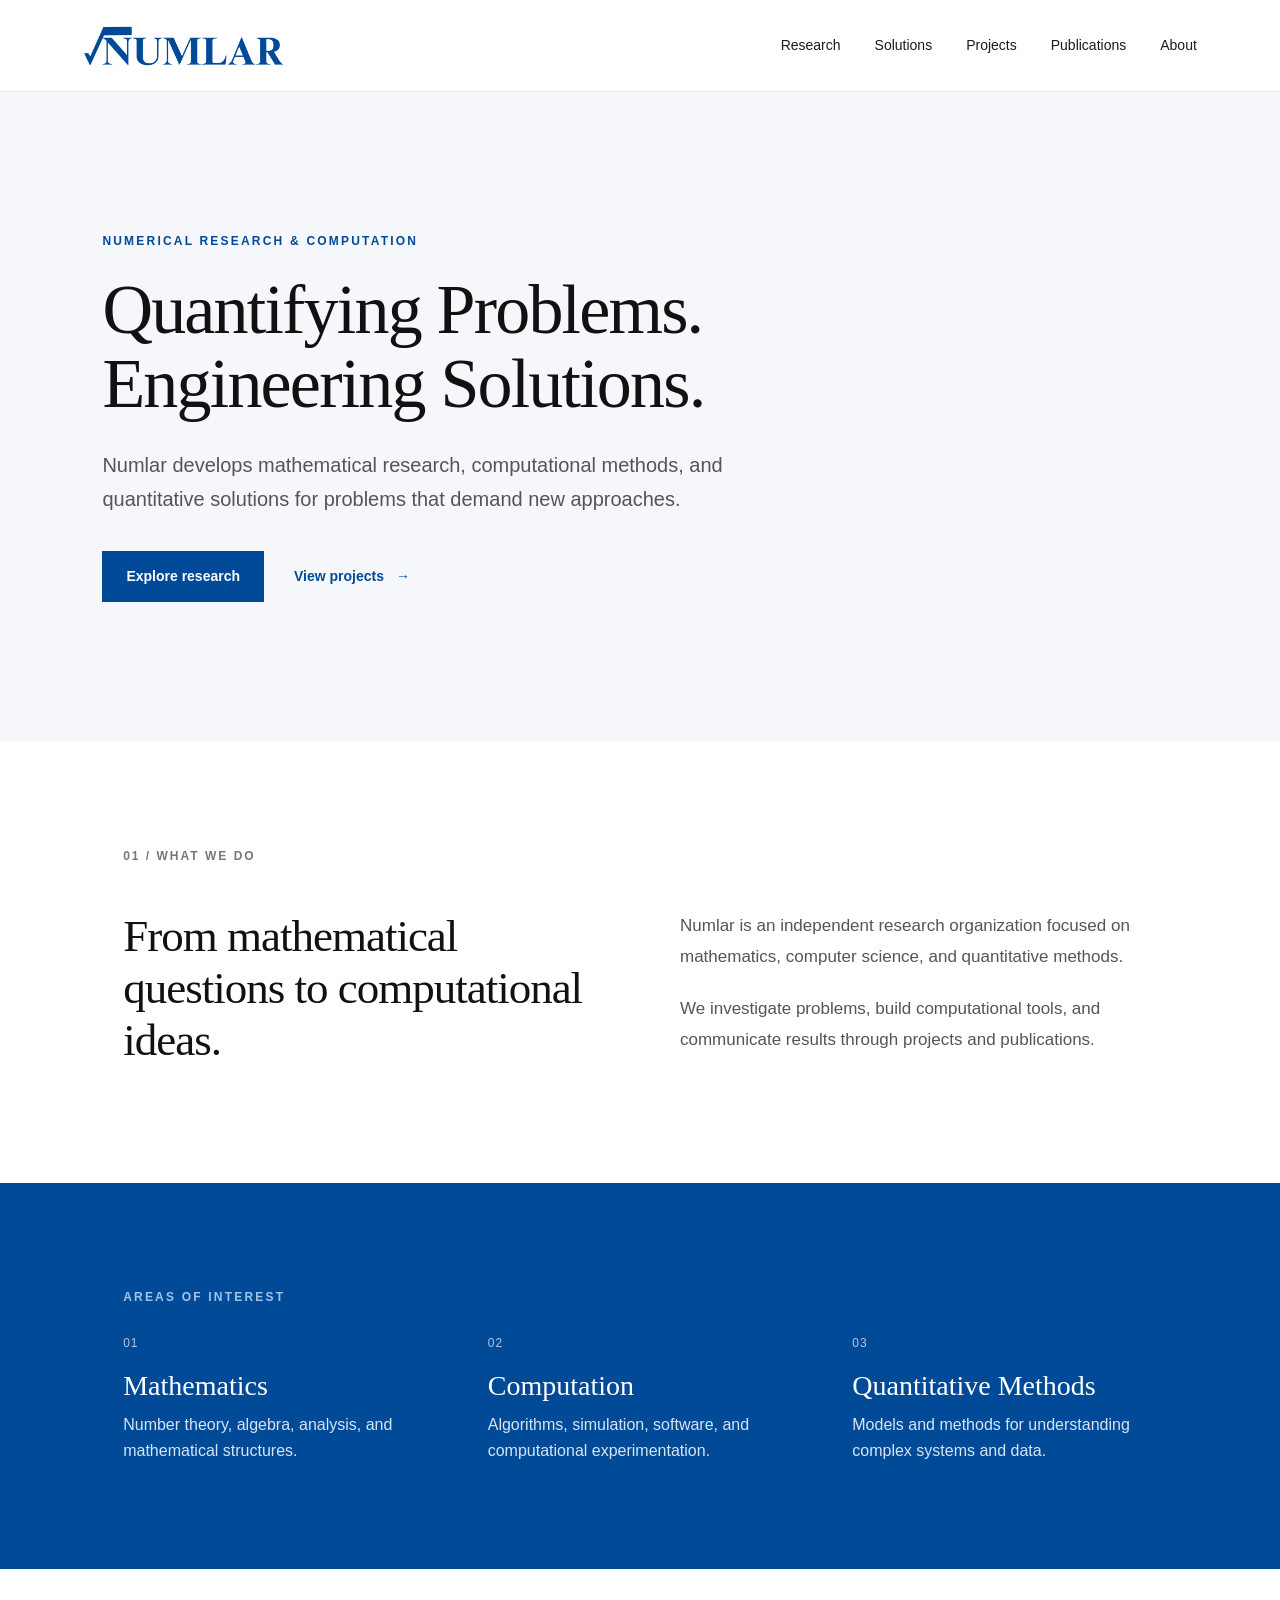
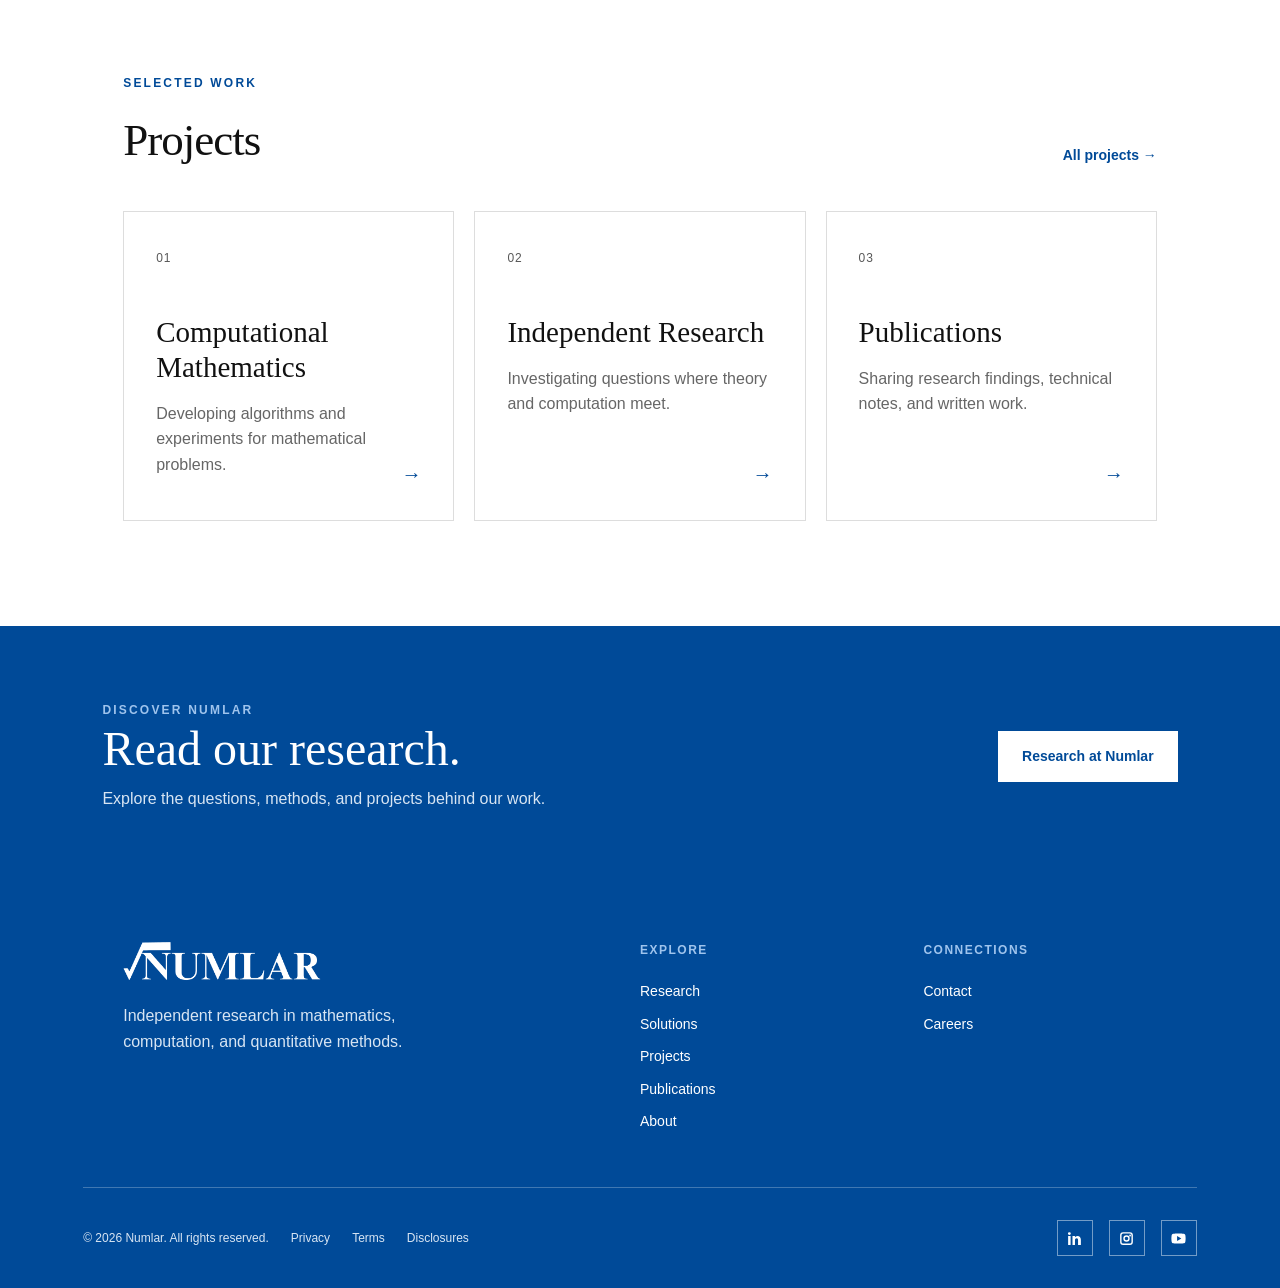
<file: index.html>
<!DOCTYPE html>
<html lang="en">
<head>
    <meta charset="UTF-8">
    <meta name="viewport" content="width=device-width, initial-scale=1.0">
    <meta name="description" content="Numlar — independent research in mathematics, computation, and quantitative methods.">
    <title>Numlar | Algorithmic Optimization & Logistics</title>

    <!-- The Site Name Signals for Google Search -->
    <meta property="og:site_name" content="Numlar">
    <script type="application/ld+json">
    {
      "@context": "https://schema.org",
      "@type": "WebSite",
      "name": "Numlar",
      "url": "https://numlar.org"
    }
    </script>

    <link rel="icon" href="/images/icon.svg" type="image/svg+xml">
    <link rel="apple-touch-icon" href="/images/apple-touch-icon.png">
    <link rel="icon" href="/images/favicon.ico" sizes="32x32">
    
    <link rel="stylesheet" href="styles.css">
</head>
<body>
    
 <header class="site-header">
        <a href="index.html" class="header-logo">
            <img src="images/logo1.png" alt="Numlar">
        </a>

        <nav class="main-nav" aria-label="Main navigation">
            <a href="research.html">Research</a>
            <a href="solutions.html">Solutions</a>
            <a href="projects.html">Projects</a>
            <a href="publications.html">Publications</a>
            <a href="about.html">About</a>
        </nav>
    </header>
    
    <main>
        <!-- Hero Section -->
        <section class="hero">
            <div class="hero-inner">
                <p class="eyebrow">NUMERICAL RESEARCH & COMPUTATION</p>
                <h1>Quantifying Problems. Engineering Solutions.</h1>
                <p class="hero-lead">Numlar develops mathematical research, computational methods, and quantitative solutions for problems that demand new approaches.</p>
                <div class="hero-actions">
                    <a class="button" href="research.html">Explore research</a>
                    <a class="text-link" href="projects.html">View projects <span>→</span></a>
                </div>
            </div>
        </section>

        <!-- Intro Section -->
        <section class="intro section">
            <div class="section-label">01 / WHAT WE DO</div>
            <div class="intro-grid">
                <h2>From mathematical questions to computational ideas.</h2>
                <div>
                    <p>Numlar is an independent research organization focused on mathematics, computer science, and quantitative methods.</p>
                    <p>We investigate problems, build computational tools, and communicate results through projects and publications.</p>
                </div>
            </div>
        </section>

        <!-- Areas of Interest -->
        <section class="dark-band">
            <div class="section narrow">
                <p class="eyebrow light">AREAS OF INTEREST</p>
                <div class="area-grid">
                    <div>
                        <span>01</span>
                        <h3>Mathematics</h3>
                        <p>Number theory, algebra, analysis, and mathematical structures.</p>
                    </div>
                    <div>
                        <span>02</span>
                        <h3>Computation</h3>
                        <p>Algorithms, simulation, software, and computational experimentation.</p>
                    </div>
                    <div>
                        <span>03</span>
                        <h3>Quantitative Methods</h3>
                        <p>Models and methods for understanding complex systems and data.</p>
                    </div>
                </div>
            </div>
        </section>

        <!-- Selected Work / Projects -->
        <section class="section">
            <div class="section-heading">
                <div>
                    <p class="eyebrow">SELECTED WORK</p>
                    <h2>Projects</h2>
                </div>
                <a class="text-link" href="projects.html">All projects →</a>
            </div>
            <div class="card-grid">
                <a class="research-card" href="projects.html">
                    <span class="card-number">01</span>
                    <h3>Computational Mathematics</h3>
                    <p>Developing algorithms and experiments for mathematical problems.</p>
                    <span class="card-arrow">→</span>
                </a>
                <a class="research-card" href="research.html">
                    <span class="card-number">02</span>
                    <h3>Independent Research</h3>
                    <p>Investigating questions where theory and computation meet.</p>
                    <span class="card-arrow">→</span>
                </a>
                <a class="research-card" href="publications.html">
                    <span class="card-number">03</span>
                    <h3>Publications</h3>
                    <p>Sharing research findings, technical notes, and written work.</p>
                    <span class="card-arrow">→</span>
                </a>
            </div>
        </section>

        <!-- CTA Section -->
        <section class="cta">
            <div>
                <p class="eyebrow light">DISCOVER NUMLAR</p>
                <h2>Read our research.</h2>
                <p>Explore the questions, methods, and projects behind our work.</p>
            </div>
            <a class="button button-light" href="research.html">Research at Numlar</a>
        </section>
    </main>

    <!-- Footer -->
    <footer class="site-footer">
        <div class="footer-top">
            <div class="footer-brand">
                <a href="index.html" class="footer-logo"><img src="images/logo2.png" alt="Numlar"></a>
                <p>Independent research in mathematics, computation, and quantitative methods.</p>
            </div>
            <div class="footer-column">
                <h3>Explore</h3>
                <a href="research.html">Research</a>
                <a href="solutions.html">Solutions</a>
                <a href="projects.html">Projects</a>
                <a href="publications.html">Publications</a>
                <a href="about.html">About</a>
            </div>
            <div class="footer-column">
                <h3>Connections</h3>
                <a href="#">Contact</a>
                <a href="#">Careers</a>
            </div>
        </div>
        
        <div class="footer-divider"></div>
        
        <div class="footer-bottom">
            <div class="footer-legal">
                <span>© 2026 Numlar. All rights reserved.</span>
                <a href="#">Privacy</a>
                <a href="#">Terms</a>
                <a href="#">Disclosures</a>
            </div>
            <div class="social-links" aria-label="Social media">
                <a href="https://www.linkedin.com/company/numlar" target="_blank" rel="noopener noreferrer" aria-label="LinkedIn">
                    <svg viewBox="0 0 24 24" aria-hidden="true"><path d="M6.5 8.5H3V21h3.5V8.5ZM4.75 3A2.05 2.05 0 1 0 4.75 7.1 2.05 2.05 0 0 0 4.75 3ZM21 13.9c0-3.76-2-5.51-4.68-5.51-2.15 0-3.11 1.18-3.65 2.01V8.5H9.17V21h3.5v-6.19c0-1.63.31-3.21 2.33-3.21 1.99 0 2.02 1.87 2.02 3.31V21H21v-7.1Z"/></svg>
                </a>
                <a href="#" aria-label="Instagram">
                    <svg viewBox="0 0 24 24" aria-hidden="true"><path d="M7.2 3h9.6A4.2 4.2 0 0 1 21 7.2v9.6a4.2 4.2 0 0 1-4.2 4.2H7.2A4.2 4.2 0 0 1 3 16.8V7.2A4.2 4.2 0 0 1 7.2 3Zm0 2A2.2 2.2 0 0 0 5 7.2v9.6A2.2 2.2 0 0 0 7.2 19h9.6a2.2 2.2 0 0 0 2.2-2.2V7.2A2.2 2.2 0 0 0 16.8 5H7.2Zm9.85 1.5a1.25 1.25 0 1 1 0 2.5 1.25 1.25 0 0 1 0-2.5ZM12 7.5A4.5 4.5 0 1 1 7.5 12 4.5 4.5 0 0 1 12 7.5Zm0 2A2.5 2.5 0 1 0 14.5 12 2.5 2.5 0 0 0 12 9.5Z"/></svg>
                </a>
                <a href="#" aria-label="YouTube">
                    <svg viewBox="0 0 24 24" aria-hidden="true"><path d="M21.6 7.2a2.75 2.75 0 0 0-1.94-1.95C17.95 4.8 12 4.8 12 4.8s-5.95 0-7.66.45A2.75 2.75 0 0 0 2.4 7.2 28.5 28.5 0 0 0 1.95 12c0 1.64.16 3.29.45 4.8a2.75 2.75 0 0 0 1.94 1.95c1.71.45 7.66.45 7.66.45s5.95 0 7.66-.45a2.75 2.75 0 0 0 1.94-1.95c.29-1.51.45-3.16.45-4.8s-.16-3.29-.45-4.8ZM10 15.6V8.4l6 3.6-6 3.6Z"/></svg>
                </a>
            </div>
        </div>
    </footer>

    <script src="script.js"></script>
</body>
</html>
</file>
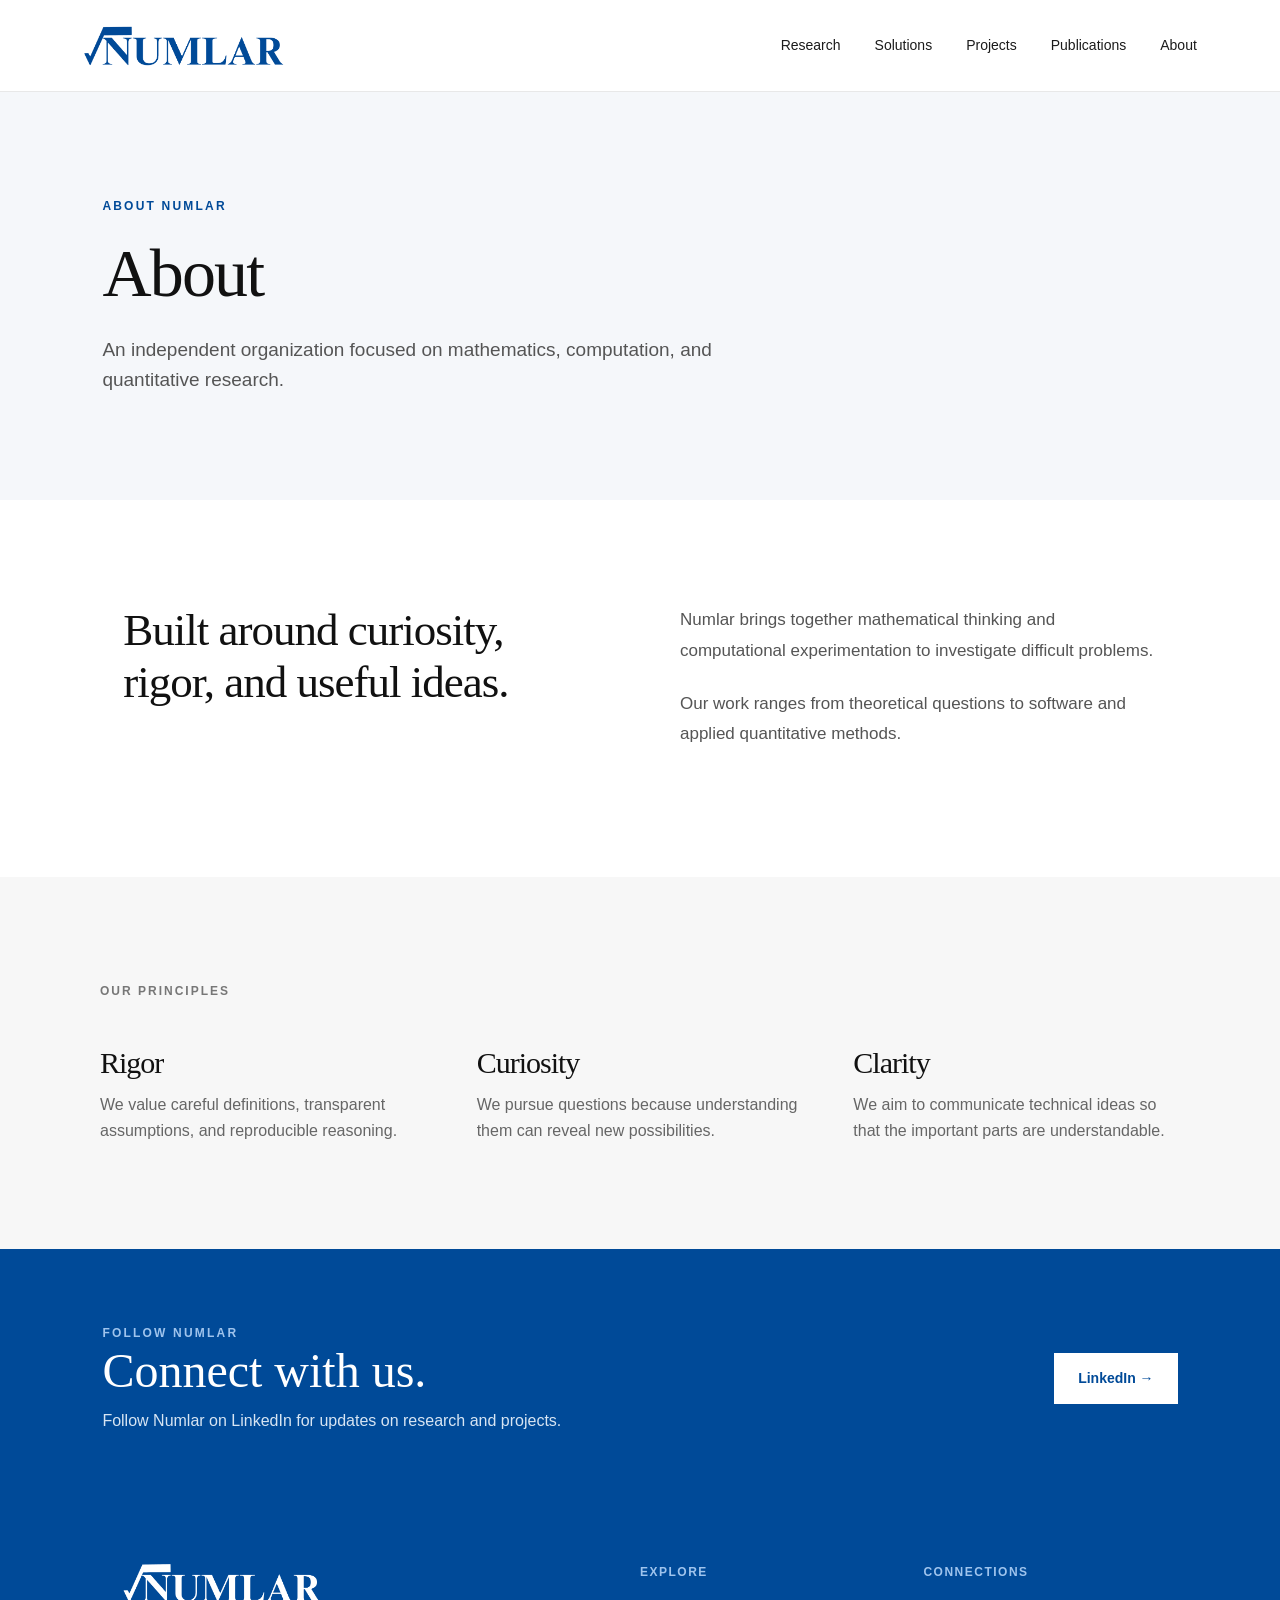
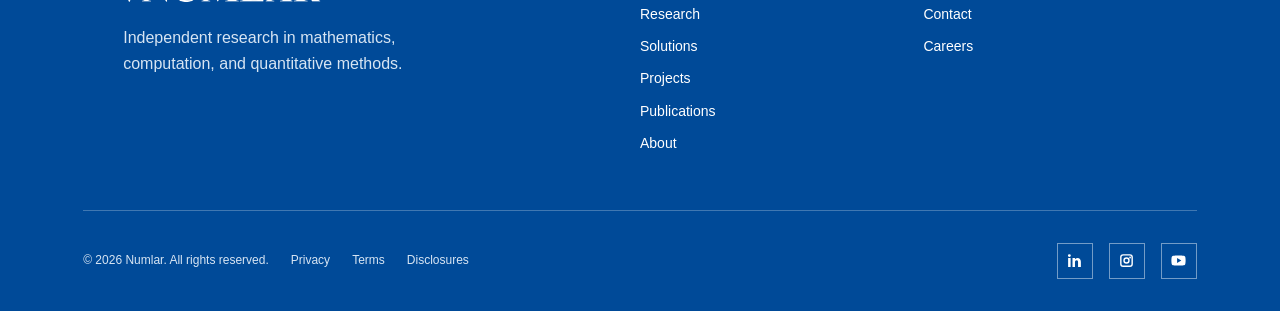
<file: about.html>
<!DOCTYPE html><html lang="en"><head><meta charset="UTF-8"><meta name="viewport" content="width=device-width, initial-scale=1.0"><meta name="description" content="Numlar — independent research in mathematics, computation, and quantitative methods."><title>About | Numlar</title><link rel="icon" type="image/png" href="images/favicon.png"><link rel="stylesheet" href="styles.css"></head><body><header class="site-header"><a href="index.html" class="header-logo"><img src="images/logo1.png" alt="Numlar"></a><nav class="main-nav" aria-label="Main navigation">
    <a href="research.html">Research</a>
    <a href="solutions.html">Solutions</a>
    <a href="projects.html">Projects</a>
    <a href="publications.html">Publications</a>
    <a href="about.html">About</a>
</nav></header><main><section class="page-hero"><div><p class="eyebrow">ABOUT NUMLAR</p><h1>About</h1><p>An independent organization focused on mathematics, computation, and quantitative research.</p></div></section><section class="section"><div class="intro-grid"><h2>Built around curiosity, rigor, and useful ideas.</h2><div><p>Numlar brings together mathematical thinking and computational experimentation to investigate difficult problems.</p><p>Our work ranges from theoretical questions to software and applied quantitative methods.</p></div></div></section><section class="section section-gray"><div class="section-label">OUR PRINCIPLES</div><div class="principle-grid"><div><h2>Rigor</h2><p>We value careful definitions, transparent assumptions, and reproducible reasoning.</p></div><div><h2>Curiosity</h2><p>We pursue questions because understanding them can reveal new possibilities.</p></div><div><h2>Clarity</h2><p>We aim to communicate technical ideas so that the important parts are understandable.</p></div></div></section><section class="cta"><div><p class="eyebrow light">FOLLOW NUMLAR</p><h2>Connect with us.</h2><p>Follow Numlar on LinkedIn for updates on research and projects.</p></div><a class="button button-light" href="https://www.linkedin.com/company/numlar" target="_blank" rel="noopener noreferrer">LinkedIn →</a></section></main><footer class="site-footer">
  <div class="footer-top">
    <div class="footer-brand">
      <a href="index.html" class="footer-logo"><img src="images/logo2.png" alt="Numlar"></a>
      <p>Independent research in mathematics, computation, and quantitative methods.</p>
    </div>
    <div class="footer-column"><h3>Explore</h3><a href="research.html">Research</a><a href="solutions.html">Solutions</a><a href="projects.html">Projects</a><a href="publications.html">Publications</a><a href="about.html">About</a></div>
    <div class="footer-column"><h3>Connections</h3><a href="#">Contact</a><a href="#">Careers</a></div>
  </div>
  <div class="footer-divider"></div>
  <div class="footer-bottom">
    <div class="footer-legal"><span>© 2026 Numlar. All rights reserved.</span><a href="#">Privacy</a><a href="#">Terms</a><a href="#">Disclosures</a></div>
    <div class="social-links" aria-label="Social media">
      <a href="https://www.linkedin.com/company/numlar" target="_blank" rel="noopener noreferrer" aria-label="LinkedIn"><svg viewBox="0 0 24 24" aria-hidden="true"><path d="M6.5 8.5H3V21h3.5V8.5ZM4.75 3A2.05 2.05 0 1 0 4.75 7.1 2.05 2.05 0 0 0 4.75 3ZM21 13.9c0-3.76-2-5.51-4.68-5.51-2.15 0-3.11 1.18-3.65 2.01V8.5H9.17V21h3.5v-6.19c0-1.63.31-3.21 2.33-3.21 1.99 0 2.02 1.87 2.02 3.31V21H21v-7.1Z"/></svg></a>
      <a href="#" aria-label="Instagram"><svg viewBox="0 0 24 24" aria-hidden="true"><path d="M7.2 3h9.6A4.2 4.2 0 0 1 21 7.2v9.6a4.2 4.2 0 0 1-4.2 4.2H7.2A4.2 4.2 0 0 1 3 16.8V7.2A4.2 4.2 0 0 1 7.2 3Zm0 2A2.2 2.2 0 0 0 5 7.2v9.6A2.2 2.2 0 0 0 7.2 19h9.6a2.2 2.2 0 0 0 2.2-2.2V7.2A2.2 2.2 0 0 0 16.8 5H7.2Zm9.85 1.5a1.25 1.25 0 1 1 0 2.5 1.25 1.25 0 0 1 0-2.5ZM12 7.5A4.5 4.5 0 1 1 7.5 12 4.5 4.5 0 0 1 12 7.5Zm0 2A2.5 2.5 0 1 0 14.5 12 2.5 2.5 0 0 0 12 9.5Z"/></svg></a>
      <a href="#" aria-label="YouTube"><svg viewBox="0 0 24 24" aria-hidden="true"><path d="M21.6 7.2a2.75 2.75 0 0 0-1.94-1.95C17.95 4.8 12 4.8 12 4.8s-5.95 0-7.66.45A2.75 2.75 0 0 0 2.4 7.2 28.5 28.5 0 0 0 1.95 12c0 1.64.16 3.29.45 4.8a2.75 2.75 0 0 0 1.94 1.95c1.71.45 7.66.45 7.66.45s5.95 0 7.66-.45a2.75 2.75 0 0 0 1.94-1.95c.29-1.51.45-3.16.45-4.8s-.16-3.29-.45-4.8ZM10 15.6V8.4l6 3.6-6 3.6Z"/></svg></a>
    </div>
  </div>
</footer><script src="script.js"></script></body></html>
</file>
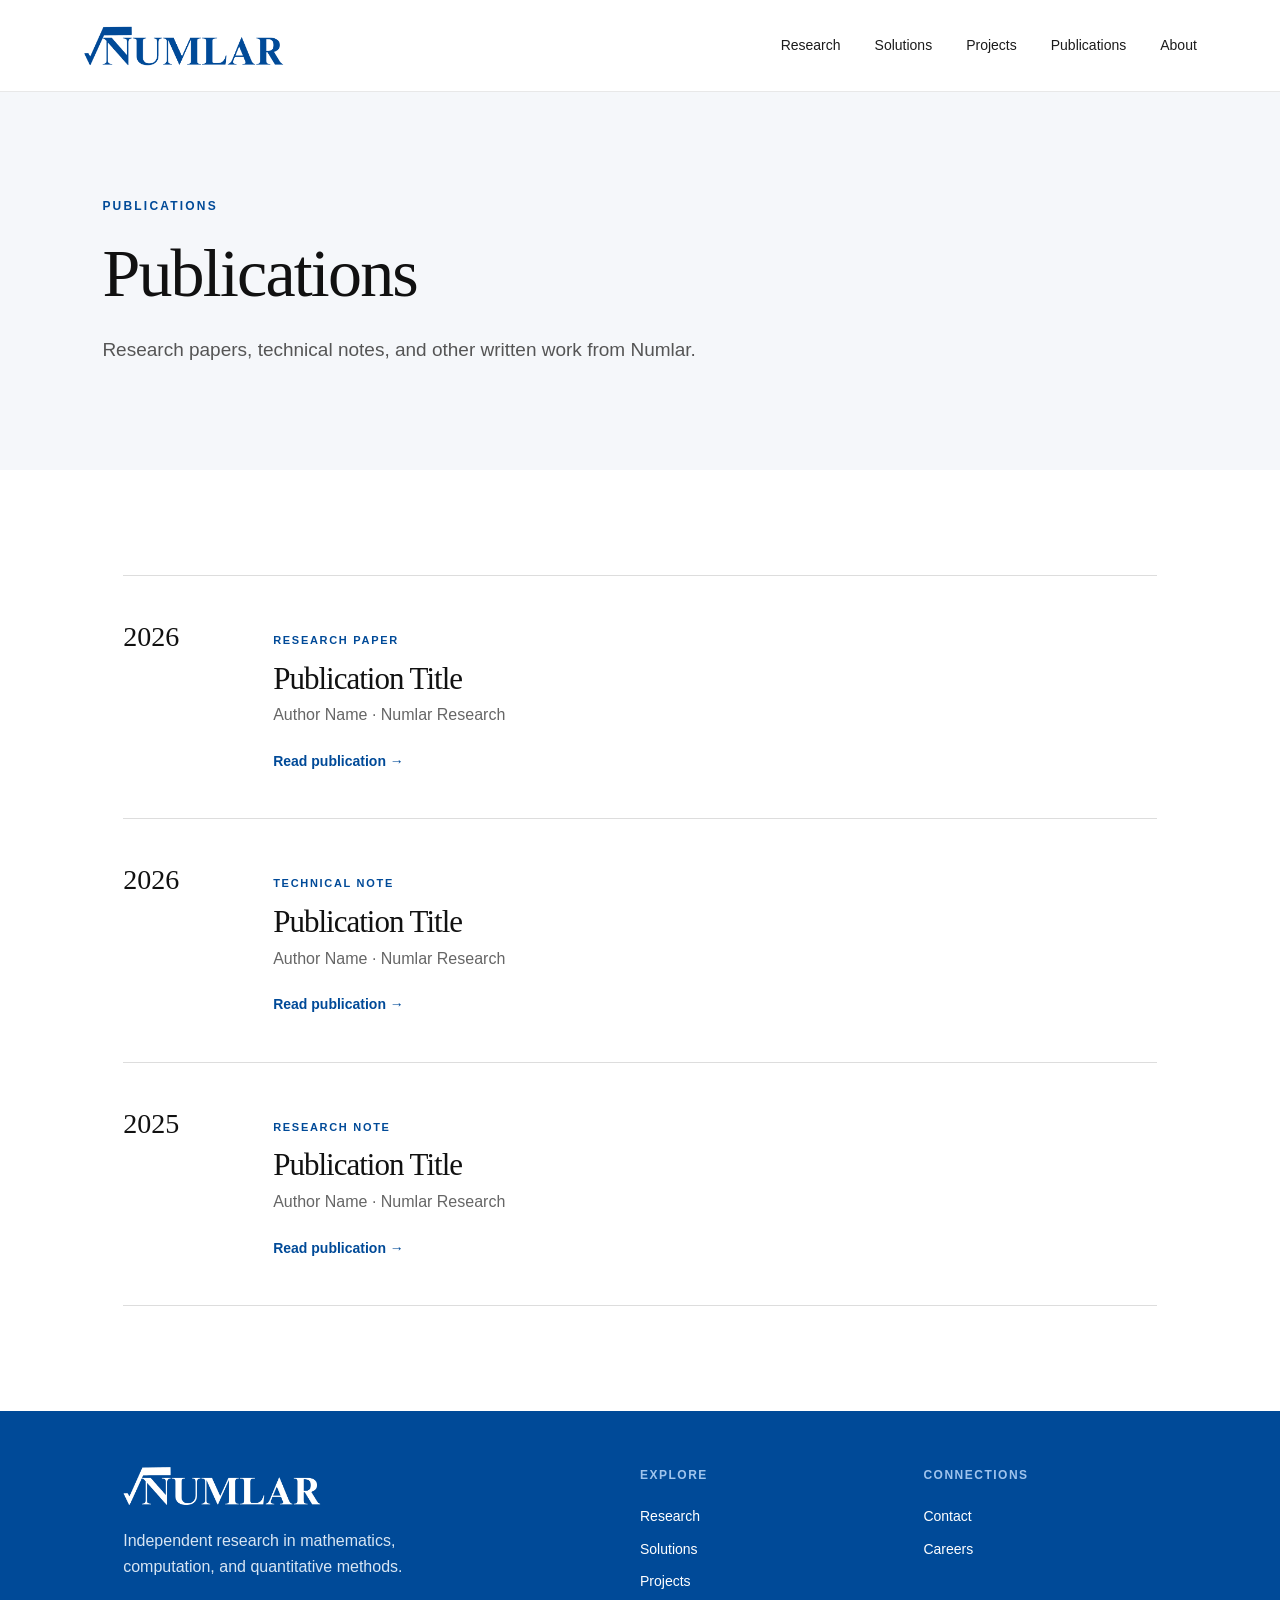
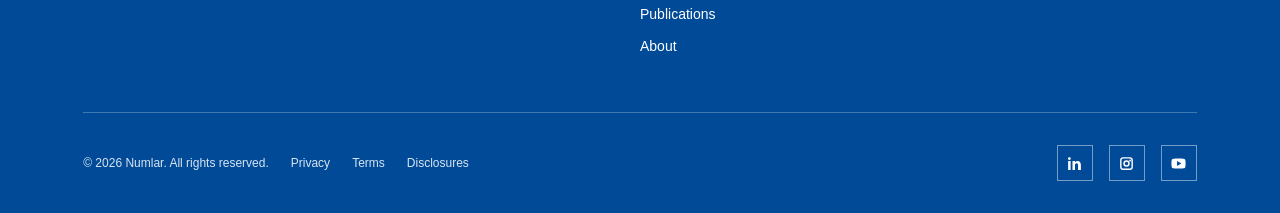
<file: publications.html>
<!DOCTYPE html><html lang="en"><head><meta charset="UTF-8"><meta name="viewport" content="width=device-width, initial-scale=1.0"><meta name="description" content="Numlar — independent research in mathematics, computation, and quantitative methods."><title>Publications | Numlar</title><link rel="icon" type="image/png" href="images/favicon.png"><link rel="stylesheet" href="styles.css"></head><body><header class="site-header"><a href="index.html" class="header-logo"><img src="images/logo1.png" alt="Numlar"></a><nav class="main-nav" aria-label="Main navigation">
    <a href="research.html">Research</a>
    <a href="solutions.html">Solutions</a>
    <a href="projects.html">Projects</a>
    <a href="publications.html">Publications</a>
    <a href="about.html">About</a>
</nav></header><main><section class="page-hero"><div><p class="eyebrow">PUBLICATIONS</p><h1>Publications</h1><p>Research papers, technical notes, and other written work from Numlar.</p></div></section><section class="section"><div class="publication-list"><article><div class="publication-year">2026</div><div><p class="publication-type">RESEARCH PAPER</p><h2>Publication Title</h2><p>Author Name · Numlar Research</p><a class="text-link" href="#">Read publication →</a></div></article><article><div class="publication-year">2026</div><div><p class="publication-type">TECHNICAL NOTE</p><h2>Publication Title</h2><p>Author Name · Numlar Research</p><a class="text-link" href="#">Read publication →</a></div></article><article><div class="publication-year">2025</div><div><p class="publication-type">RESEARCH NOTE</p><h2>Publication Title</h2><p>Author Name · Numlar Research</p><a class="text-link" href="#">Read publication →</a></div></article></div></section></main><footer class="site-footer">
  <div class="footer-top">
    <div class="footer-brand">
      <a href="index.html" class="footer-logo"><img src="images/logo2.png" alt="Numlar"></a>
      <p>Independent research in mathematics, computation, and quantitative methods.</p>
    </div>
    <div class="footer-column"><h3>Explore</h3><a href="research.html">Research</a><a href="solutions.html">Solutions</a><a href="projects.html">Projects</a><a href="publications.html">Publications</a><a href="about.html">About</a></div>
    <div class="footer-column"><h3>Connections</h3><a href="#">Contact</a><a href="#">Careers</a></div>
  </div>
  <div class="footer-divider"></div>
  <div class="footer-bottom">
    <div class="footer-legal"><span>© 2026 Numlar. All rights reserved.</span><a href="#">Privacy</a><a href="#">Terms</a><a href="#">Disclosures</a></div>
    <div class="social-links" aria-label="Social media">
      <a href="https://www.linkedin.com/company/numlar" target="_blank" rel="noopener noreferrer" aria-label="LinkedIn"><svg viewBox="0 0 24 24" aria-hidden="true"><path d="M6.5 8.5H3V21h3.5V8.5ZM4.75 3A2.05 2.05 0 1 0 4.75 7.1 2.05 2.05 0 0 0 4.75 3ZM21 13.9c0-3.76-2-5.51-4.68-5.51-2.15 0-3.11 1.18-3.65 2.01V8.5H9.17V21h3.5v-6.19c0-1.63.31-3.21 2.33-3.21 1.99 0 2.02 1.87 2.02 3.31V21H21v-7.1Z"/></svg></a>
      <a href="#" aria-label="Instagram"><svg viewBox="0 0 24 24" aria-hidden="true"><path d="M7.2 3h9.6A4.2 4.2 0 0 1 21 7.2v9.6a4.2 4.2 0 0 1-4.2 4.2H7.2A4.2 4.2 0 0 1 3 16.8V7.2A4.2 4.2 0 0 1 7.2 3Zm0 2A2.2 2.2 0 0 0 5 7.2v9.6A2.2 2.2 0 0 0 7.2 19h9.6a2.2 2.2 0 0 0 2.2-2.2V7.2A2.2 2.2 0 0 0 16.8 5H7.2Zm9.85 1.5a1.25 1.25 0 1 1 0 2.5 1.25 1.25 0 0 1 0-2.5ZM12 7.5A4.5 4.5 0 1 1 7.5 12 4.5 4.5 0 0 1 12 7.5Zm0 2A2.5 2.5 0 1 0 14.5 12 2.5 2.5 0 0 0 12 9.5Z"/></svg></a>
      <a href="#" aria-label="YouTube"><svg viewBox="0 0 24 24" aria-hidden="true"><path d="M21.6 7.2a2.75 2.75 0 0 0-1.94-1.95C17.95 4.8 12 4.8 12 4.8s-5.95 0-7.66.45A2.75 2.75 0 0 0 2.4 7.2 28.5 28.5 0 0 0 1.95 12c0 1.64.16 3.29.45 4.8a2.75 2.75 0 0 0 1.94 1.95c1.71.45 7.66.45 7.66.45s5.95 0 7.66-.45a2.75 2.75 0 0 0 1.94-1.95c.29-1.51.45-3.16.45-4.8s-.16-3.29-.45-4.8ZM10 15.6V8.4l6 3.6-6 3.6Z"/></svg></a>
    </div>
  </div>
</footer><script src="script.js"></script></body></html>
</file>
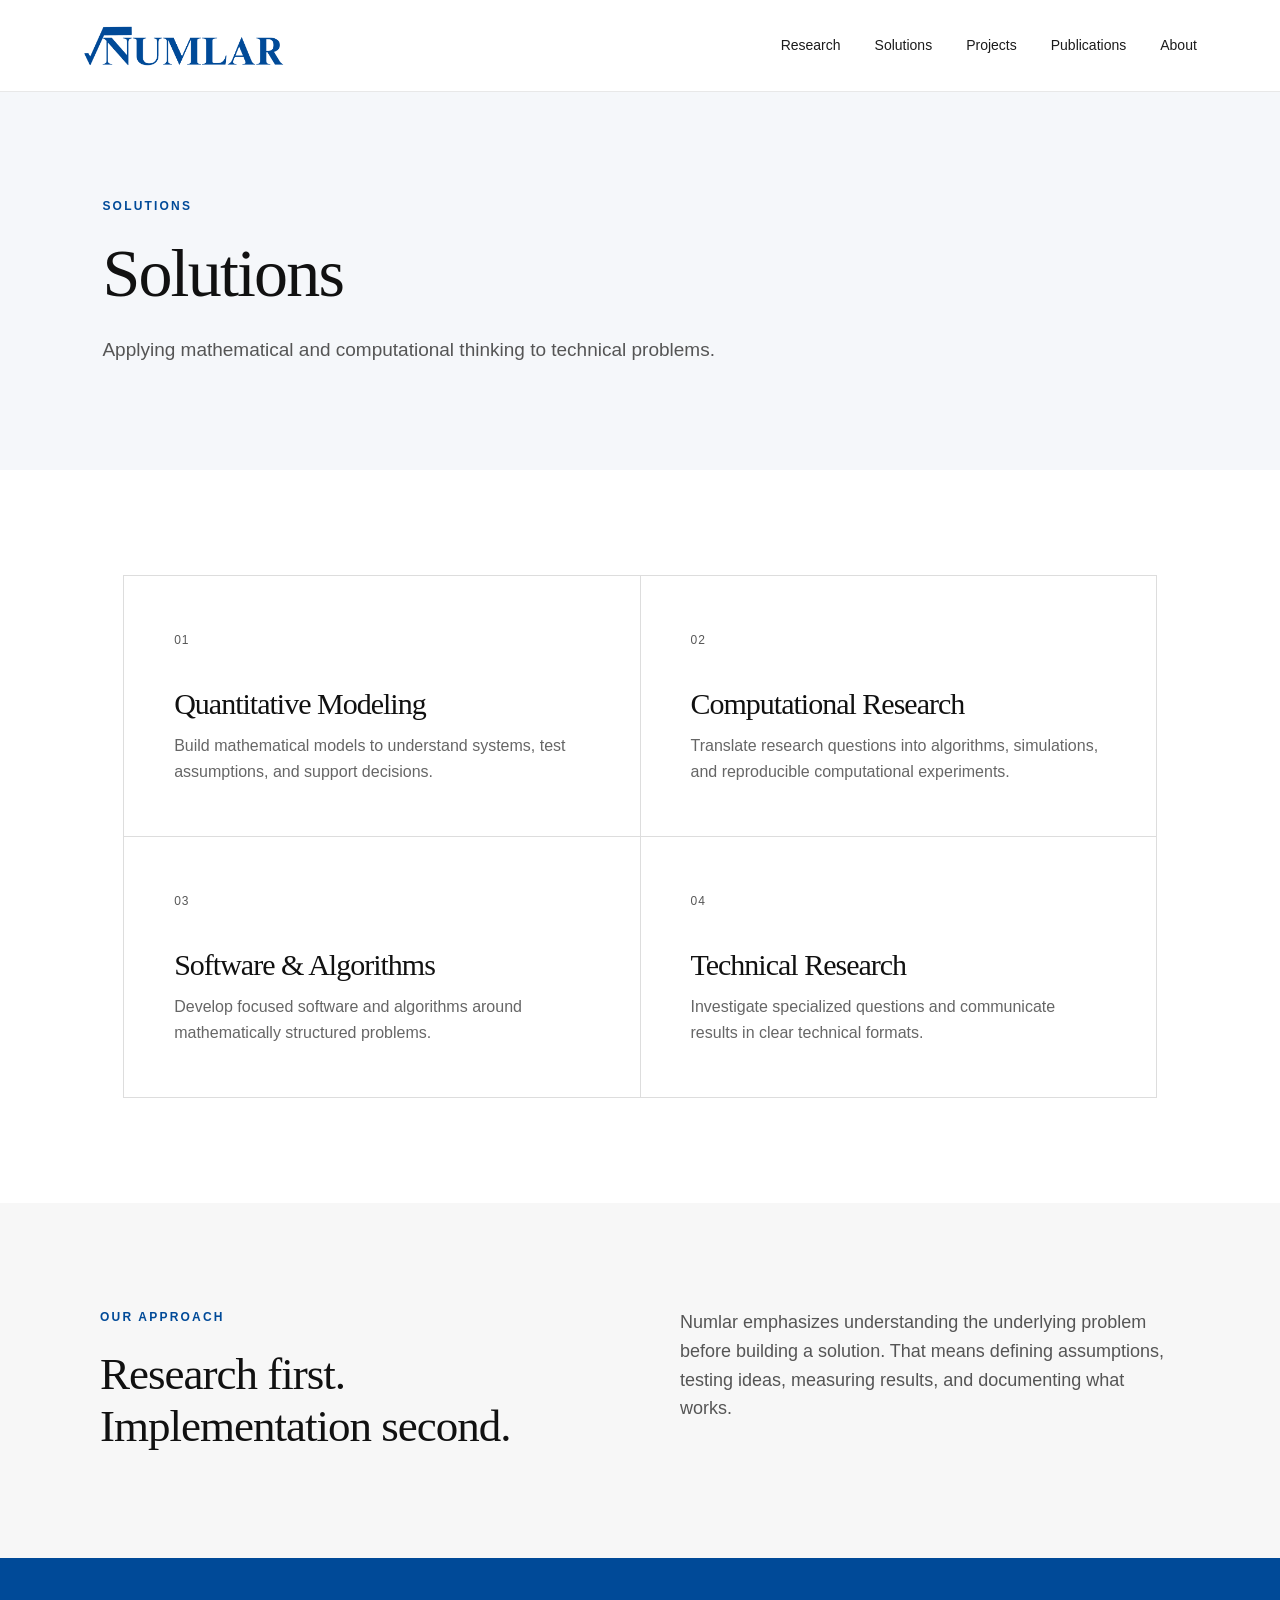
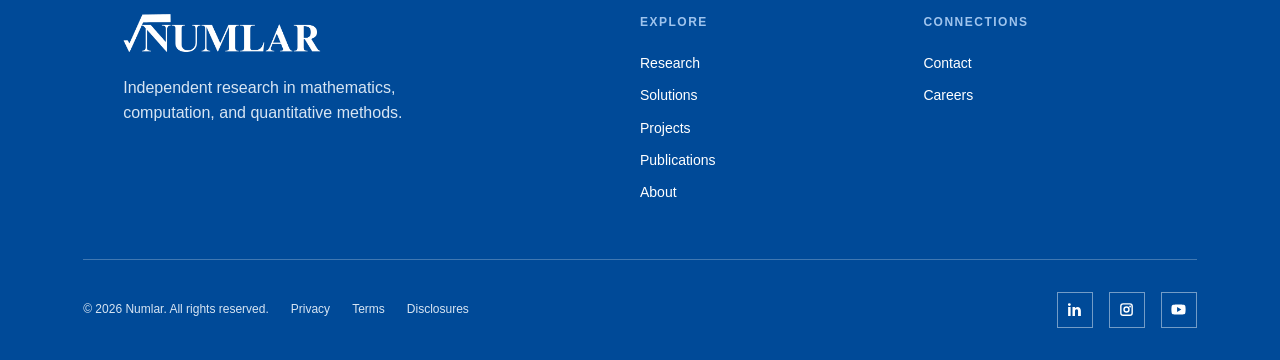
<file: solutions.html>
<!DOCTYPE html><html lang="en"><head><meta charset="UTF-8"><meta name="viewport" content="width=device-width, initial-scale=1.0"><meta name="description" content="Numlar — independent research in mathematics, computation, and quantitative methods."><title>Solutions | Numlar</title><link rel="icon" type="image/png" href="images/favicon.png"><link rel="stylesheet" href="styles.css"></head><body><header class="site-header"><a href="index.html" class="header-logo"><img src="images/logo1.png" alt="Numlar"></a><nav class="main-nav" aria-label="Main navigation">
    <a href="research.html">Research</a>
    <a href="solutions.html">Solutions</a>
    <a href="projects.html">Projects</a>
    <a href="publications.html">Publications</a>
    <a href="about.html">About</a>
</nav></header><main><section class="page-hero"><div><p class="eyebrow">SOLUTIONS</p><h1>Solutions</h1><p>Applying mathematical and computational thinking to technical problems.</p></div></section><section class="section"><div class="solution-grid"><article><span>01</span><h2>Quantitative Modeling</h2><p>Build mathematical models to understand systems, test assumptions, and support decisions.</p></article><article><span>02</span><h2>Computational Research</h2><p>Translate research questions into algorithms, simulations, and reproducible computational experiments.</p></article><article><span>03</span><h2>Software & Algorithms</h2><p>Develop focused software and algorithms around mathematically structured problems.</p></article><article><span>04</span><h2>Technical Research</h2><p>Investigate specialized questions and communicate results in clear technical formats.</p></article></div></section><section class="section section-gray"><div class="split"><div><p class="eyebrow">OUR APPROACH</p><h2>Research first. Implementation second.</h2></div><p>Numlar emphasizes understanding the underlying problem before building a solution. That means defining assumptions, testing ideas, measuring results, and documenting what works.</p></div></section></main><footer class="site-footer">
  <div class="footer-top">
    <div class="footer-brand">
      <a href="index.html" class="footer-logo"><img src="images/logo2.png" alt="Numlar"></a>
      <p>Independent research in mathematics, computation, and quantitative methods.</p>
    </div>
    <div class="footer-column"><h3>Explore</h3><a href="research.html">Research</a><a href="solutions.html">Solutions</a><a href="projects.html">Projects</a><a href="publications.html">Publications</a><a href="about.html">About</a></div>
    <div class="footer-column"><h3>Connections</h3><a href="#">Contact</a><a href="#">Careers</a></div>
  </div>
  <div class="footer-divider"></div>
  <div class="footer-bottom">
    <div class="footer-legal"><span>© 2026 Numlar. All rights reserved.</span><a href="#">Privacy</a><a href="#">Terms</a><a href="#">Disclosures</a></div>
    <div class="social-links" aria-label="Social media">
      <a href="https://www.linkedin.com/company/numlar" target="_blank" rel="noopener noreferrer" aria-label="LinkedIn"><svg viewBox="0 0 24 24" aria-hidden="true"><path d="M6.5 8.5H3V21h3.5V8.5ZM4.75 3A2.05 2.05 0 1 0 4.75 7.1 2.05 2.05 0 0 0 4.75 3ZM21 13.9c0-3.76-2-5.51-4.68-5.51-2.15 0-3.11 1.18-3.65 2.01V8.5H9.17V21h3.5v-6.19c0-1.63.31-3.21 2.33-3.21 1.99 0 2.02 1.87 2.02 3.31V21H21v-7.1Z"/></svg></a>
      <a href="#" aria-label="Instagram"><svg viewBox="0 0 24 24" aria-hidden="true"><path d="M7.2 3h9.6A4.2 4.2 0 0 1 21 7.2v9.6a4.2 4.2 0 0 1-4.2 4.2H7.2A4.2 4.2 0 0 1 3 16.8V7.2A4.2 4.2 0 0 1 7.2 3Zm0 2A2.2 2.2 0 0 0 5 7.2v9.6A2.2 2.2 0 0 0 7.2 19h9.6a2.2 2.2 0 0 0 2.2-2.2V7.2A2.2 2.2 0 0 0 16.8 5H7.2Zm9.85 1.5a1.25 1.25 0 1 1 0 2.5 1.25 1.25 0 0 1 0-2.5ZM12 7.5A4.5 4.5 0 1 1 7.5 12 4.5 4.5 0 0 1 12 7.5Zm0 2A2.5 2.5 0 1 0 14.5 12 2.5 2.5 0 0 0 12 9.5Z"/></svg></a>
      <a href="#" aria-label="YouTube"><svg viewBox="0 0 24 24" aria-hidden="true"><path d="M21.6 7.2a2.75 2.75 0 0 0-1.94-1.95C17.95 4.8 12 4.8 12 4.8s-5.95 0-7.66.45A2.75 2.75 0 0 0 2.4 7.2 28.5 28.5 0 0 0 1.95 12c0 1.64.16 3.29.45 4.8a2.75 2.75 0 0 0 1.94 1.95c1.71.45 7.66.45 7.66.45s5.95 0 7.66-.45a2.75 2.75 0 0 0 1.94-1.95c.29-1.51.45-3.16.45-4.8s-.16-3.29-.45-4.8ZM10 15.6V8.4l6 3.6-6 3.6Z"/></svg></a>
    </div>
  </div>
</footer><script src="script.js"></script></body></html>
</file>
<file: styles.css>
* {
  box-sizing: border-box;
}

html {
  scroll-behavior: smooth;
}

body {
  margin: 0;
  color: #111;
  font-family: Arial, Helvetica, sans-serif;
  line-height: 1.6;
  background: #fff;
}

a {
  color: inherit;
}

.site-header {
  min-height: 92px;
  padding: 0 6.5%;
  display: flex;
  align-items: center;
  justify-content: space-between;
  border-bottom: 1px solid #e8e8e8;
  background: #fff;
}

.header-logo img {
  display: block;
  height: 40px;
  max-width: 250px;
  width: auto;
}

.main-nav {
  display: flex;
  gap: 34px;
  align-items: center;
}

.main-nav a {
  text-decoration: none;
  font-size: 14px;
  color: #1b1b1b;
}

.main-nav a:hover {
  color: #004a98;
}

.hero {
  min-height: 650px;
  display: flex;
  align-items: center;
  padding: 100px 8%;
  background: #f5f7fa;
}

.hero-inner {
  max-width: 920px;
}

.eyebrow {
  margin: 0 0 22px;
  color: #004a98;
  font-size: 12px;
  font-weight: 700;
  letter-spacing: 2.2px;
}

.eyebrow.light {
  color: #9fc4ed;
}

.hero h1,
.page-hero h1 {
  font-family: Georgia, "Times New Roman", serif;
  font-weight: 400;
  letter-spacing: -1.8px;
  line-height: 1.05;
}

.hero h1 {
  font-size: 70px;
  margin: 0 0 28px;
  max-width: 900px;
}

.hero-lead {
  font-size: 20px;
  line-height: 1.7;
  color: #555;
  max-width: 700px;
  margin: 0 0 35px;
}

.hero-actions {
  display: flex;
  gap: 30px;
  align-items: center;
}

.button {
  display: inline-block;
  background: #004a98;
  color: #fff;
  text-decoration: none;
  padding: 14px 24px;
  font-size: 14px;
  font-weight: 700;
}

.button:hover {
  background: #003a78;
}

.button-light {
  background: #fff;
  color: #004a98;
}

.text-link {
  text-decoration: none;
  color: #004a98;
  font-size: 14px;
  font-weight: 700;
}

.text-link span {
  margin-left: 8px;
}

.section {
  max-width: 1200px;
  margin: auto;
  padding: 105px 6.5%;
}

.section.narrow {
  max-width: 1200px;
}

.section-label {
  font-size: 12px;
  letter-spacing: 2px;
  font-weight: 700;
  color: #777;
  margin-bottom: 45px;
}

.intro-grid {
  display: grid;
  grid-template-columns: 1fr 1fr;
  gap: 80px;
}

.intro-grid h2,
.split h2 {
  font: 400 45px/1.15 Georgia, "Times New Roman", serif;
  letter-spacing: -1px;
  margin: 0;
}

.intro-grid p {
  font-size: 17px;
  color: #555;
  line-height: 1.8;
  margin-top: 0;
  margin-bottom: 22px;
}

.dark-band {
  background: #004a98;
  color: #fff;
}

.area-grid {
  display: grid;
  grid-template-columns: repeat(3, 1fr);
  gap: 60px;
}

.area-grid span,
.card-number,
.research-list article > span,
.solution-grid article > span,
.project-row > span {
  font-size: 12px;
  letter-spacing: 1px;
  opacity: 0.7;
}

.area-grid h3 {
  font: 400 28px Georgia, "Times New Roman", serif;
  margin: 16px 0 10px;
}

.area-grid p {
  color: #d7e5f3;
  margin: 0;
}

.section-heading {
  display: flex;
  justify-content: space-between;
  align-items: end;
  margin-bottom: 45px;
}

.section-heading h2,
.section h2 {
  font: 400 45px/1.15 Georgia, "Times New Roman", serif;
  letter-spacing: -1px;
  margin: 0;
}

.card-grid {
  display: grid;
  grid-template-columns: repeat(3, 1fr);
  gap: 20px;
}

.research-card {
  position: relative;
  min-height: 310px;
  padding: 32px;
  border: 1px solid #ddd;
  text-decoration: none;
  transition: 0.2s ease;
}

.research-card:hover {
  transform: translateY(-4px);
  border-color: #004a98;
}

.research-card h3 {
  font: 400 29px/1.2 Georgia, "Times New Roman", serif;
  margin: 45px 0 16px;
}

.research-card p {
  color: #666;
  margin: 0;
  max-width: 320px;
}

.card-arrow {
  position: absolute;
  bottom: 30px;
  right: 32px;
  color: #004a98;
  font-size: 20px;
}

.cta {
  padding: 75px 8%;
  background: #004a98;
  color: #fff;
  display: flex;
  justify-content: space-between;
  align-items: center;
  gap: 40px;
}

.cta h2 {
  font: 400 48px Georgia, "Times New Roman", serif;
  margin: 0 0 10px;
}

.cta p {
  margin: 0;
  color: #d7e5f3;
}

.page-hero {
  padding: 105px 8%;
  background: #f5f7fa;
}

.page-hero > div {
  max-width: 850px;
}

.page-hero h1 {
  font-size: 68px;
  margin: 0 0 25px;
}

.page-hero p:not(.eyebrow) {
  font-size: 19px;
  color: #555;
  max-width: 680px;
  margin: 0;
}

.research-list {
  border-top: 1px solid #ddd;
}

.research-list article {
  display: grid;
  grid-template-columns: 80px 1fr;
  gap: 30px;
  padding: 42px 0;
  border-bottom: 1px solid #ddd;
}

.research-list h2 {
  font-size: 32px;
  margin: 0 0 12px;
}

.research-list p {
  max-width: 720px;
  color: #666;
  margin: 0;
}

.section-gray {
  max-width: none;
  background: #f7f7f7;
}

.section-gray > * {
  max-width: 1080px;
  margin-left: auto;
  margin-right: auto;
}

.solution-grid {
  display: grid;
  grid-template-columns: 1fr 1fr;
  gap: 1px;
  background: #ddd;
  border: 1px solid #ddd;
}

.solution-grid article {
  background: #fff;
  padding: 50px;
  min-height: 260px;
}

.solution-grid h2 {
  font-size: 30px;
  margin: 35px 0 12px;
}

.solution-grid p {
  color: #666;
  margin: 0;
}

.split {
  display: grid;
  grid-template-columns: 1fr 1fr;
  gap: 80px;
}

.split > p {
  font-size: 18px;
  color: #555;
  margin: 0;
}

.project-list {
  border-top: 1px solid #ddd;
}

.project-row {
  display: grid;
  grid-template-columns: 80px 1fr 40px;
  gap: 30px;
  align-items: start;
  padding: 45px 0;
  border-bottom: 1px solid #ddd;
  text-decoration: none;
}

.project-row:hover h2 {
  color: #004a98;
}

.project-row h2 {
  font-size: 34px;
  margin: 4px 0 12px;
}

.project-row p {
  color: #666;
  margin: 0;
  max-width: 700px;
}

.project-type,
.publication-type {
  font-size: 11px !important;
  letter-spacing: 1.7px;
  color: #004a98 !important;
  font-weight: 700;
}

.project-row strong {
  color: #004a98;
  font-size: 20px;
}

.publication-list {
  border-top: 1px solid #ddd;
}

.publication-list article {
  display: grid;
  grid-template-columns: 120px 1fr;
  gap: 30px;
  padding: 45px 0;
  border-bottom: 1px solid #ddd;
}

.publication-year {
  font: 400 28px Georgia, "Times New Roman", serif;
}

.publication-list h2 {
  font-size: 31px;
  margin: 6px 0;
}

.publication-list p:not(.publication-type) {
  color: #666;
  margin: 0 0 20px;
}

.principle-grid {
  display: grid;
  grid-template-columns: repeat(3, 1fr);
  gap: 50px;
}

.principle-grid h2 {
  font-size: 30px;
  margin-bottom: 12px;
}

.principle-grid p {
  color: #666;
  margin: 0;
}

.site-footer {
  background: #004a98;
  color: #fff;
}

.footer-top {
  max-width: 1200px;
  min-height: 250px;
  margin: auto;
  padding: 55px 6.5%;
  display: grid;
  grid-template-columns: 2fr 1fr 1fr;
  gap: 50px;
}

.footer-logo img {
  height: 40px;
  max-width: 250px;
  width: auto;
  display: block;
}

.footer-brand p {
  color: #d7e5f3;
  max-width: 360px;
  margin-top: 22px;
}

.footer-column {
  display: flex;
  flex-direction: column;
  gap: 10px;
}

.footer-column h3 {
  font-size: 12px;
  letter-spacing: 1.5px;
  text-transform: uppercase;
  margin: 0 0 10px;
  color: #9fc4ed;
}

.footer-column a {
  font-size: 14px;
  color: #fff;
  text-decoration: none;
}

.footer-column a:hover {
  text-decoration: underline;
}

.footer-divider {
  height: 1px;
  background: rgba(255, 255, 255, 0.25);
  margin: 0 6.5%;
}

.footer-bottom {
  min-height: 100px;
  padding: 28px 6.5%;
  display: flex;
  justify-content: space-between;
  align-items: center;
  gap: 30px;
}

.footer-legal {
  display: flex;
  flex-wrap: wrap;
  gap: 22px;
  color: #d7e5f3;
  font-size: 12px;
}

.footer-legal a {
  color: #d7e5f3;
  text-decoration: none;
}

.social-links {
  display: flex;
  gap: 16px;
}

.social-links a {
  width: 36px;
  height: 36px;
  border: 1px solid rgba(255, 255, 255, 0.45);
  display: grid;
  place-items: center;
}

.social-links svg {
  width: 17px;
  height: 17px;
  fill: #fff;
}

.social-links a:hover {
  background: rgba(255, 255, 255, 0.12);
}

@media (max-width: 800px) {
  .site-header {
    padding: 18px 5%;
    flex-direction: column;
    gap: 18px;
  }
  .header-logo img {
    height: 52px;
  }
  .main-nav {
    gap: 16px;
    flex-wrap: wrap;
    justify-content: center;
  }
  .hero {
    min-height: 560px;
    padding: 75px 7%;
  }
  .hero h1 {
    font-size: 48px;
  }
  .page-hero {
    padding: 75px 7%;
  }
  .page-hero h1 {
    font-size: 50px;
  }
  .section {
    padding: 75px 7%;
  }
  .intro-grid,
  .split {
    grid-template-columns: 1fr;
    gap: 35px;
  }
  .area-grid,
  .card-grid,
  .principle-grid {
    grid-template-columns: 1fr;
  }
  .solution-grid {
    grid-template-columns: 1fr;
  }
  .cta {
    padding: 60px 7%;
    flex-direction: column;
    align-items: flex-start;
  }
  .footer-top {
    grid-template-columns: 1fr 1fr;
    padding: 45px 7%;
  }
  .footer-brand {
    grid-column: 1 / -1;
  }
  .footer-bottom {
    padding: 25px 7%;
    flex-direction: column;
    align-items: flex-start;
  }
  .research-list article,
  .project-row,
  .publication-list article {
    grid-template-columns: 50px 1fr;
    gap: 18px;
  }
  .project-row strong {
    display: none;
  }
}

@media (max-width: 520px) {
  .main-nav {
    gap: 11px;
  }
  .main-nav a {
    font-size: 12px;
  }
  .hero h1 {
    font-size: 40px;
  }
  .hero-lead {
    font-size: 17px;
  }
  .hero-actions {
    flex-direction: column;
    align-items: flex-start;
  }
  .section-heading {
    display: block;
  }
  .section-heading .text-link {
    display: inline-block;
    margin-top: 20px;
  }
  .footer-top {
    grid-template-columns: 1fr;
  }
  .footer-brand {
    grid-column: auto;
  }
  .footer-bottom {
    gap: 20px;
  }
  .footer-legal {
    gap: 10px 18px;
  }
}
</file>
